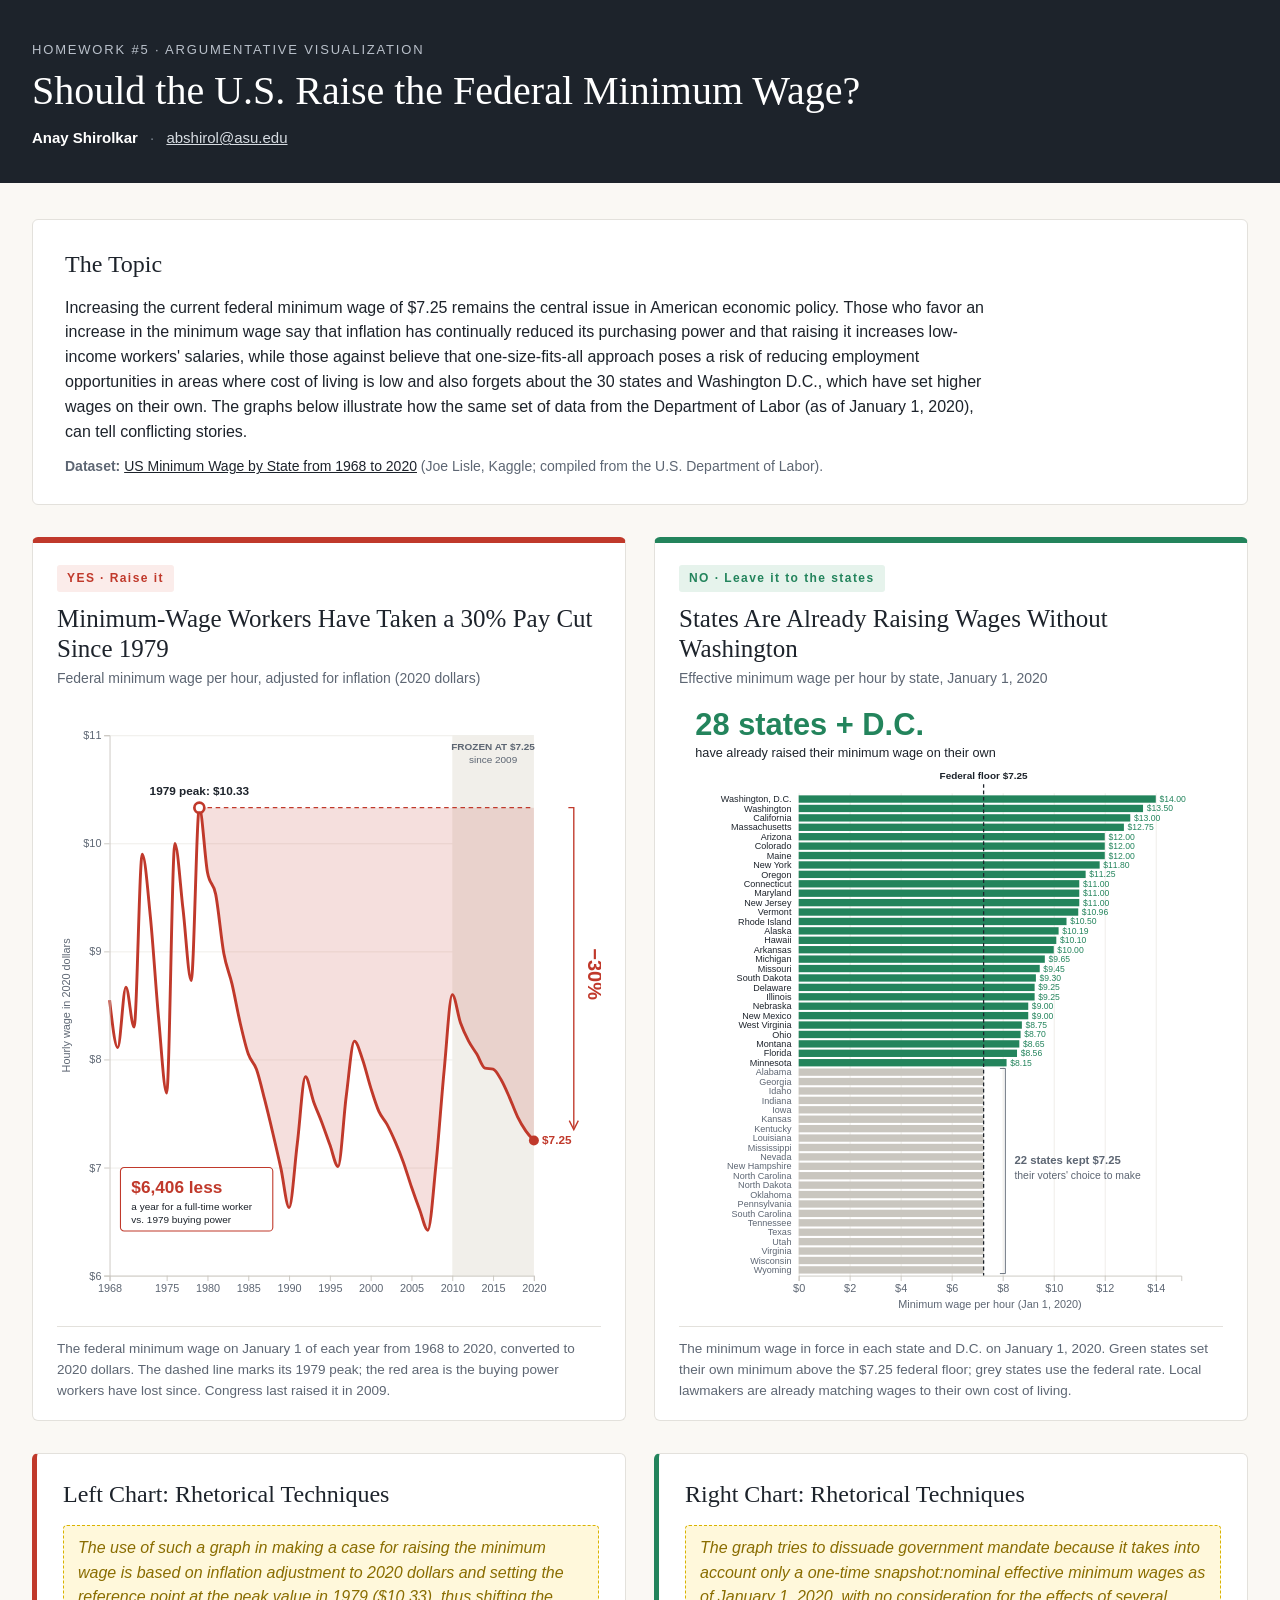
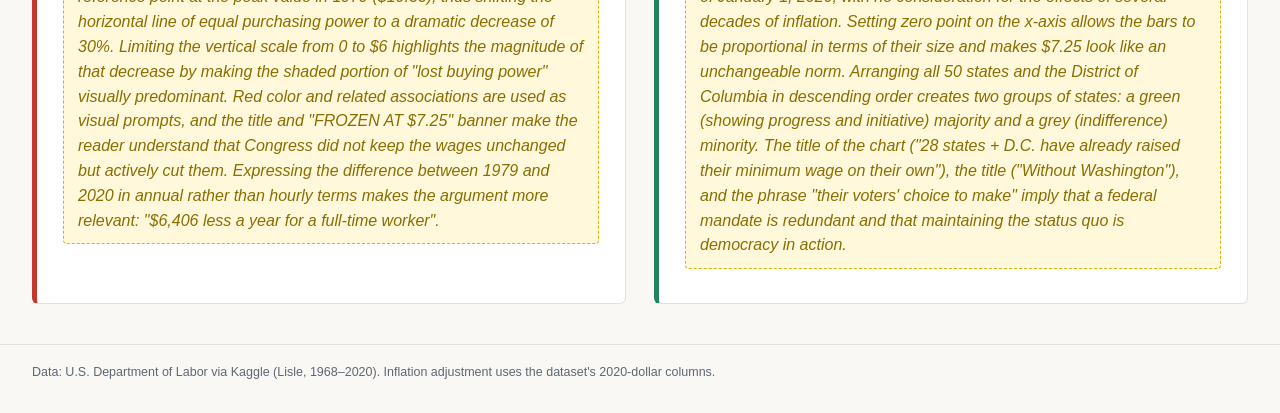
<file: hw5/index.html>
<!DOCTYPE html>
<html lang="en">
<head>
  <meta charset="UTF-8">
  <meta name="viewport" content="width=device-width, initial-scale=1.0">
  <title>HW5 – Argumentative Vis: The Minimum Wage Debate</title>
  <link rel="icon" href="data:,">
  <link rel="stylesheet" href="css/style.css">
</head>
<body>
  <header class="page-header">
    <div class="wrap">
      <p class="eyebrow">Homework #5 · Argumentative Visualization</p>
      <h1>Should the U.S. Raise the Federal Minimum Wage?</h1>
      <p class="byline">
        <span class="name">Anay Shirolkar</span>
        <span class="sep">·</span>
        <a class="email" href="mailto:ASURITE@asu.edu">abshirol@asu.edu</a>
      </p>
    </div>
  </header>

  <main class="wrap">

    <section class="intro">
      <h2>The Topic</h2>
      <p class="intro-text">
        Increasing the current federal minimum wage of $7.25 remains the central issue in American economic policy. Those who favor an increase in the minimum wage say that inflation has continually reduced its purchasing power and that raising it increases low-income workers' salaries, while those against believe that one-size-fits-all approach poses a risk of reducing employment opportunities in areas where cost of living is low and also forgets about the 30 states and Washington D.C., which have set higher wages on their own. The graphs below illustrate how the same set of data from the Department of Labor (as of January 1, 2020), can tell conflicting stories.

      </p>
      <p class="source">
        <strong>Dataset:</strong>
        <a href="https://www.kaggle.com/lislejoem/us-minimum-wage-by-state-from-1968-to-2017" target="_blank" rel="noopener">
          US Minimum Wage by State from 1968 to 2020</a>
        (Joe Lisle, Kaggle; compiled from the U.S. Department of Labor).
      </p>
    </section>

    <section class="debate">
      <article class="side side-yes">
        <div class="badge">YES · Raise it</div>
        <h3 class="chart-title">Minimum-Wage Workers Have Taken a 30% Pay Cut Since 1979</h3>
        <p class="chart-sub">Federal minimum wage per hour, adjusted for inflation (2020 dollars)</p>
        <div id="chart-yes" class="chart"></div>
        <p class="caption">
          The federal minimum wage on January 1 of each year from 1968 to 2020, converted to 2020 dollars.
          The dashed line marks its 1979 peak; the red area is the buying power workers have lost since.
          Congress last raised it in 2009.
        </p>
      </article>

      <article class="side side-no">
        <div class="badge">NO · Leave it to the states</div>
        <h3 class="chart-title">States Are Already Raising Wages Without Washington</h3>
        <p class="chart-sub">Effective minimum wage per hour by state, January 1, 2020</p>
        <div id="chart-no" class="chart"></div>
        <p class="caption">
          The minimum wage in force in each state and D.C. on January 1, 2020. Green states set their own
          minimum above the $7.25 federal floor; grey states use the federal rate. Local lawmakers are
          already matching wages to their own cost of living.
        </p>
      </article>
    </section>

    <section class="writeups">
      <article class="writeup writeup-yes">
        <h3>Left Chart: Rhetorical Techniques</h3>
        <p class="todo">The use of such a graph in making a case for raising the minimum wage is based on inflation adjustment to 2020 dollars and setting the reference point at the peak value in 1979 ($10.33), thus shifting the horizontal line of equal purchasing power to a dramatic decrease of 30%. Limiting the vertical scale from 0 to $6 highlights the magnitude of that decrease by making the shaded portion of "lost buying power" visually predominant.

Red color and related associations are used as visual prompts, and the title and "FROZEN AT $7.25" banner make the reader understand that Congress did not keep the wages unchanged but actively cut them. Expressing the difference between 1979 and 2020 in annual rather than hourly terms makes the argument more relevant: "$6,406 less a year for a full-time worker".</p>
      </article>
      <article class="writeup writeup-no">
        <h3>Right Chart: Rhetorical Techniques</h3>
        <p class="todo">The graph tries to dissuade government mandate because it takes into account only a one-time snapshot:nominal effective minimum wages as of January 1, 2020, with no consideration for the effects of several decades of inflation. Setting zero point on the x-axis allows the bars to be proportional in terms of their size and makes $7.25 look like an unchangeable norm.

Arranging all 50 states and the District of Columbia in descending order creates two groups of states: a green (showing progress and initiative) majority and a grey (indifference) minority. The title of the chart ("28 states + D.C. have already raised their minimum wage on their own"), the title ("Without Washington"), and the phrase "their voters' choice to make" imply that a federal mandate is redundant and that maintaining the status quo is democracy in action.</p>
      </article>
    </section>
  </main>

  <footer class="page-footer">
    <div class="wrap">
      Data: U.S. Department of Labor via Kaggle (Lisle, 1968–2020). Inflation adjustment uses the dataset's 2020-dollar columns.
    </div>
  </footer>

  <script src="js/d3.v7.min.js"></script>
  <script src="js/charts.js"></script>
</body>
</html>
</file>
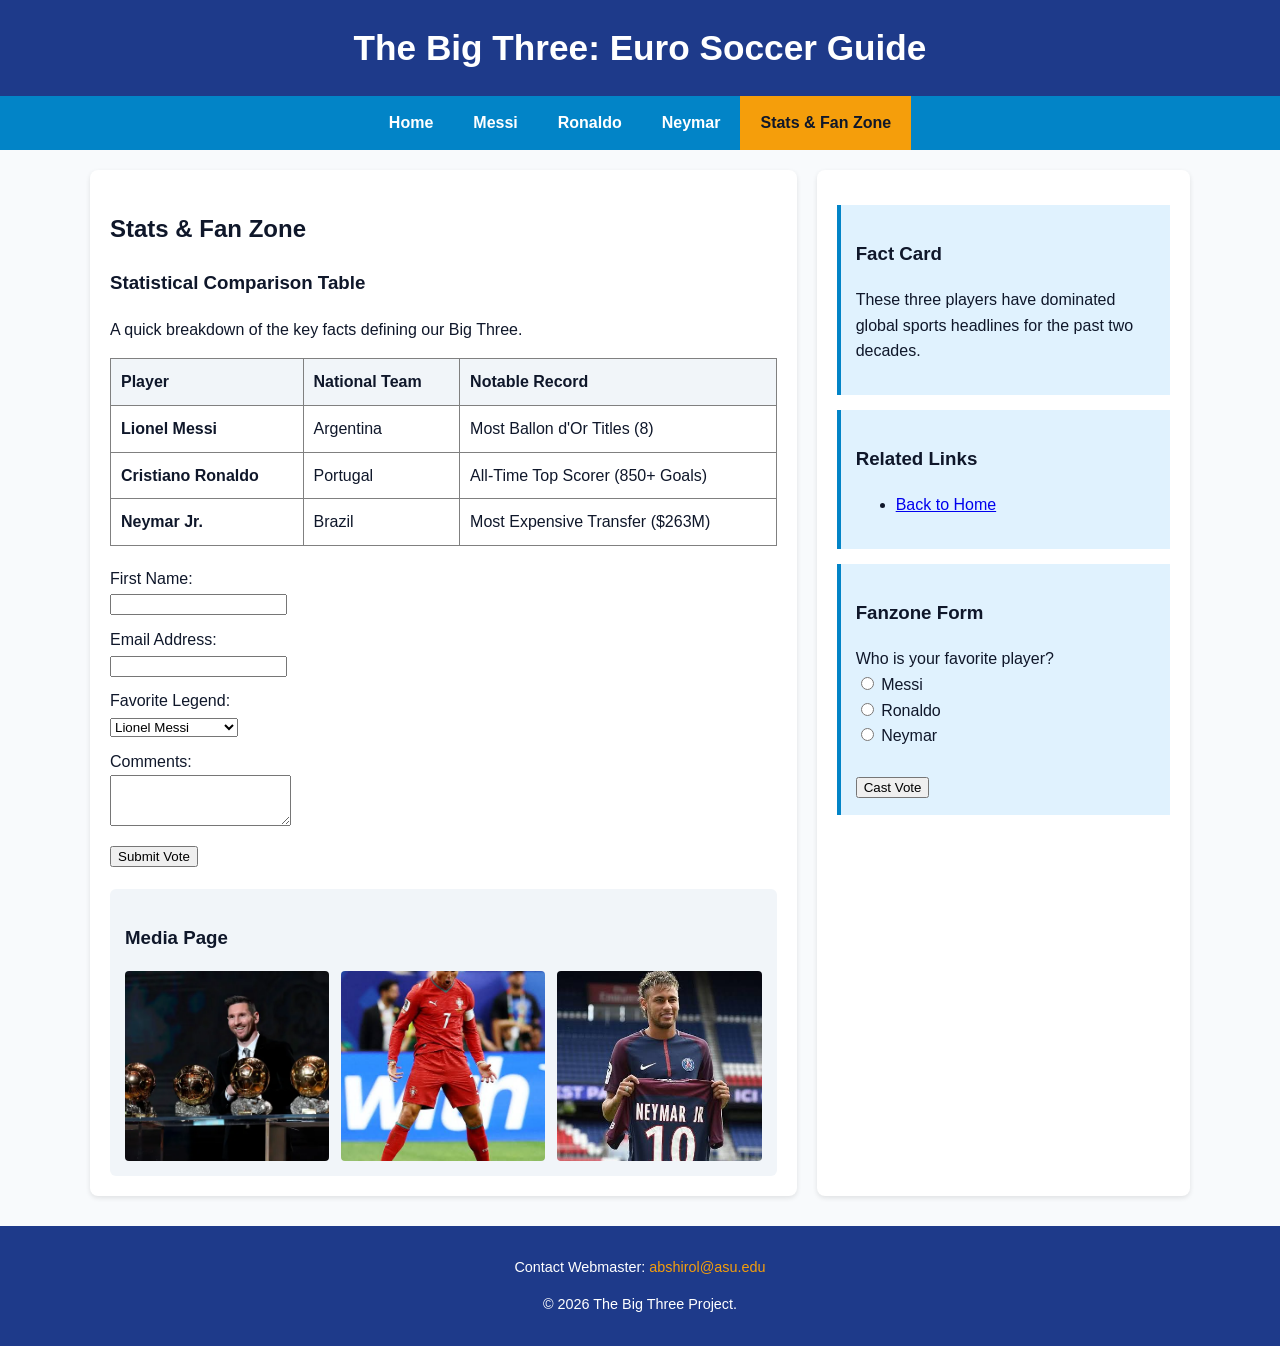
<file: fanzone.html>
<!DOCTYPE html>
<html lang="en">
<head>
    <meta name="description" content="A beginner's educational guide and statistical overview of European soccer legends Lionel Messi, Cristiano Ronaldo, and Neymar Jr.">
    <meta name="keywords" content="soccer, european football, Lionel Messi, Cristiano Ronaldo, Neymar Jr, Ballon d'Or, soccer statistics">
    <meta charset="UTF-8">
    <meta name="viewport" content="width=device-width, initial-scale=1.0">
    <title>Stats & Fan Zone - The Big Three</title>
    <link rel="stylesheet" href="styles.css">
        <!-- Google tag (gtag.js) -->
        <script async src="https://www.googletagmanager.com/gtag/js?id=G-09SZKFNN5Z"></script>
        <script>
            window.dataLayer = window.dataLayer || [];
            function gtag(){dataLayer.push(arguments);}
            gtag('js', new Date());

            gtag('config', 'G-09SZKFNN5Z');
        </script>
</head>
<body>
    <header>
        <h1>The Big Three: Euro Soccer Guide</h1>
    </header>
    <nav>
        <ul>
            <li><a href="index.html">Home</a></li>
            <li><a href="messi.html">Messi</a></li>
            <li><a href="ronaldo.html">Ronaldo</a></li>
            <li><a href="neymar.html">Neymar</a></li>
            <li><a href="fanzone.html" class="active">Stats & Fan Zone</a></li>
        </ul>
    </nav>
    <main>
        <div class="content-left">
            <h2>Stats & Fan Zone</h2>
            <h3>Statistical Comparison Table</h3>
            <p>A quick breakdown of the key facts defining our Big Three.</p>
            
            <!-- UPDATED TABLE (3 Columns, 3 Data Rows) -->
<table border="1" cellpadding="10" cellspacing="0" style="width:100%; text-align:left; border-collapse: collapse; margin-bottom: 20px;">
    <tr style="background-color: #f1f5f9;">
        <th>Player</th>
        <th>National Team</th>
        <th>Notable Record</th>
    </tr>
    <tr>
        <td><strong>Lionel Messi</strong></td>
        <td>Argentina</td>
        <td>Most Ballon d'Or Titles (8)</td>
    </tr>
    <tr>
        <td><strong>Cristiano Ronaldo</strong></td>
        <td>Portugal</td>
        <td>All-Time Top Scorer (850+ Goals)</td>
    </tr>
    <tr>
        <td><strong>Neymar Jr.</strong></td>
        <td>Brazil</td>
        <td>Most Expensive Transfer ($263M)</td>
    </tr>
        </table>
        <form action="#">
            <div style="margin-bottom: 10px;">
                <label for="fname">First Name:</label><br>
                <input type="text" id="fname" name="fname" required>
            </div>
            <div style="margin-bottom: 10px;">
                <label for="email">Email Address:</label><br>
                <input type="email" id="email" name="email" required>
            </div>
            <div style="margin-bottom: 10px;">
                <label for="favplayer">Favorite Legend:</label><br>
                <select id="favplayer" name="favplayer">
                    <option value="messi">Lionel Messi</option>
                    <option value="ronaldo">Cristiano Ronaldo</option>
                    <option value="neymar">Neymar Jr.</option>
                </select>
            </div>
            <div style="margin-bottom: 10px;">
                <label for="comments">Comments:</label><br>
                <textarea id="comments" name="comments" rows="3" required></textarea>
            </div>
            <button type="submit">Submit Vote</button>
        </form>
            
            <div class="media-container">
                <h3>Media Page</h3>
                <div class="media-gallery">
                    <img class="gallery-image" src="messiballondor.webp" alt="Lionel Messi">
                    <img class="gallery-image" src="siu.jpg" alt="Cristiano Ronaldo">
                    <img class="gallery-image" src="psg.jpg" alt="Neymar Jr.">
                </div>
            </div>
        </div>
        <aside class="sidebar">
            <div class="sidebar-box">
                <h3>Fact Card</h3>
                <p>These three players have dominated global sports headlines for the past two decades.</p>
            </div>
            <div class="sidebar-box">
                <h3>Related Links</h3>
                <ul>
                    <li><a href="index.html">Back to Home</a></li>
                </ul>
            </div>
            <div class="sidebar-box">
                <h3>Fanzone Form</h3>
                <form action="#">
                    <label>Who is your favorite player?</label><br>
                    <input type="radio" id="messi" name="vote" value="Messi">
                    <label for="messi">Messi</label><br>
                    <input type="radio" id="ronaldo" name="vote" value="Ronaldo">
                    <label for="ronaldo">Ronaldo</label><br>
                    <input type="radio" id="neymar" name="vote" value="Neymar">
                    <label for="neymar">Neymar</label><br><br>
                    <button type="submit">Cast Vote</button>
                </form>
            </div>
        </aside>
    </main>
    <footer>
        <p>Contact Webmaster: <a href="mailto:abshirol@asu.edu">abshirol@asu.edu</a></p>
        <p>&copy; 2026 The Big Three Project.</p>
    </footer>
</body>
</html>
</file>
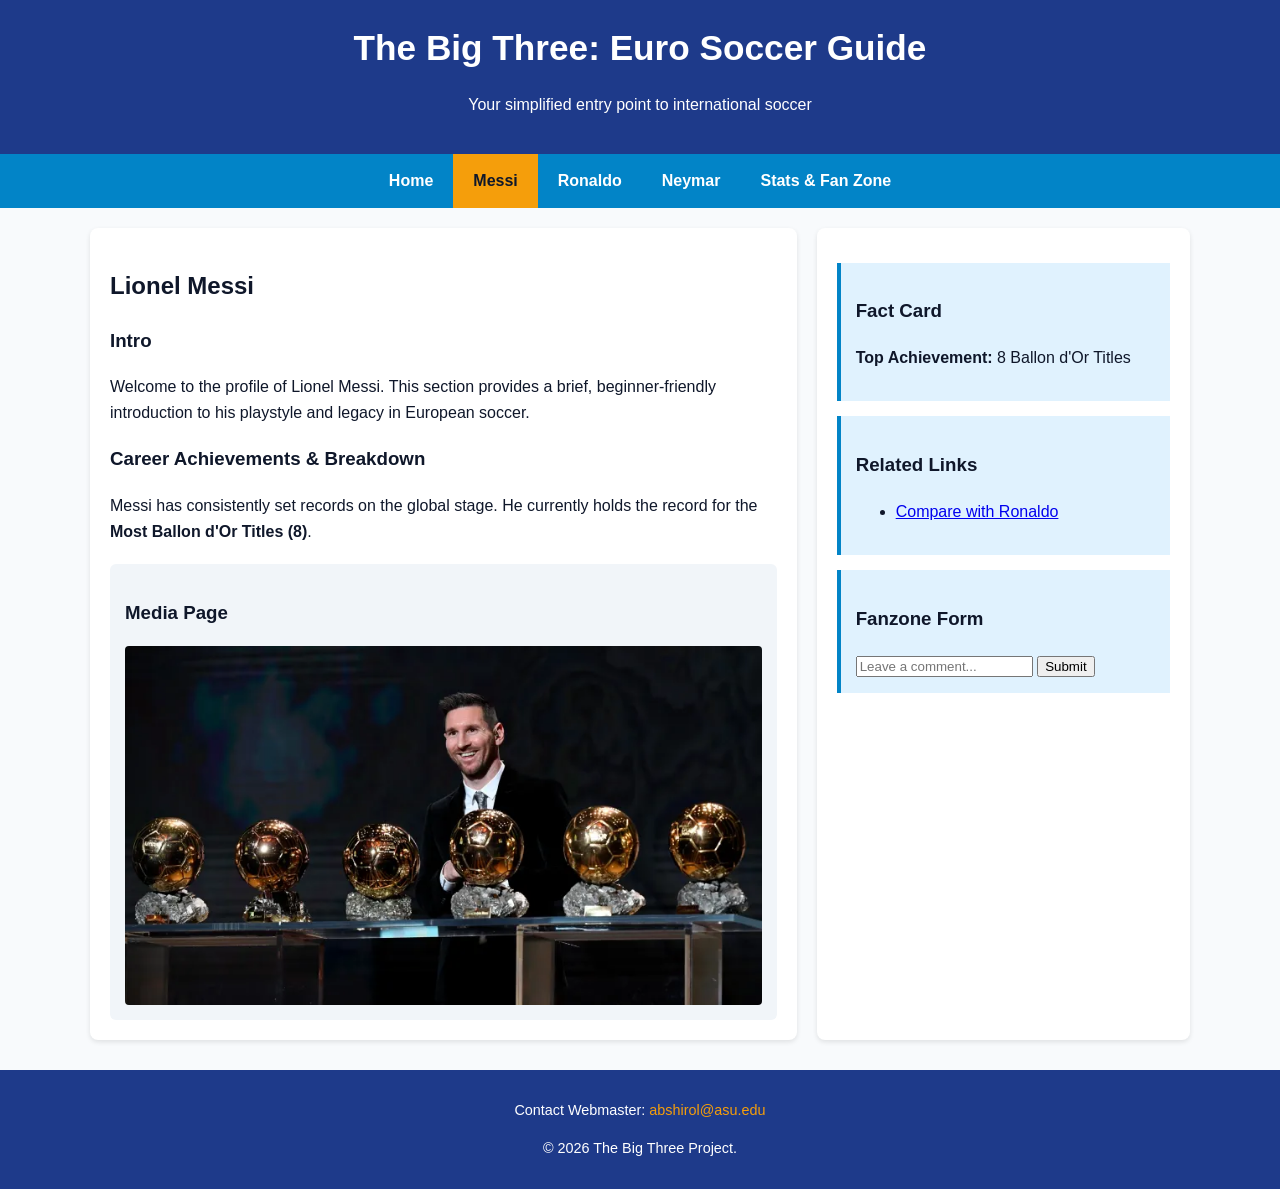
<file: messi.html>
<!DOCTYPE html>
<html lang="en">
<head>
    <meta name="description" content="A beginner's educational guide and statistical overview of European soccer legends Lionel Messi, Cristiano Ronaldo, and Neymar Jr.">
    <meta name="keywords" content="soccer, european football, Lionel Messi, Cristiano Ronaldo, Neymar Jr, Ballon d'Or, soccer statistics">
    <meta charset="UTF-8">
    <meta name="viewport" content="width=device-width, initial-scale=1.0">
    <title>Lionel Messi - The Big Three</title>
    <link rel="stylesheet" href="styles.css">
    <!-- Google tag (gtag.js) -->
<script async src="https://www.googletagmanager.com/gtag/js?id=G-09SZKFNN5Z"></script>
<script>
  window.dataLayer = window.dataLayer || [];
  function gtag(){dataLayer.push(arguments);}
  gtag('js', new Date());

  gtag('config', 'G-09SZKFNN5Z');
</script>
</head>
<body>
    <header>
        <h1>The Big Three: Euro Soccer Guide</h1>
        <p>Your simplified entry point to international soccer</p>
    </header>
    <nav>
        <ul>
            <li><a href="index.html">Home</a></li>
            <li><a href="messi.html" class="active">Messi</a></li>
            <li><a href="ronaldo.html">Ronaldo</a></li>
            <li><a href="neymar.html">Neymar</a></li>
            <li><a href="fanzone.html">Stats & Fan Zone</a></li>
        </ul>
    </nav>
    <main>
        <div class="content-left">
            <h2>Lionel Messi</h2>
            <h3>Intro</h3>
            <p>Welcome to the profile of Lionel Messi. This section provides a brief, beginner-friendly introduction to his playstyle and legacy in European soccer.</p>
            
            <h3>Career Achievements & Breakdown</h3>
            <p>Messi has consistently set records on the global stage. He currently holds the record for the <strong>Most Ballon d'Or Titles (8)</strong>.</p>
            
            <div class="media-container">
                <h3>Media Page</h3>
                <img class="player-image" src="messiballondor.webp" alt="Lionel Messi">
            </div>
        </div>
        <aside class="sidebar">
            <div class="sidebar-box">
                <h3>Fact Card</h3>
                <p><strong>Top Achievement:</strong> 8 Ballon d'Or Titles</p>
            </div>
            <div class="sidebar-box">
                <h3>Related Links</h3>
                <ul>
                    <li><a href="fanzone.html">Compare with Ronaldo</a></li>
                </ul>
            </div>
            <div class="sidebar-box">
                <h3>Fanzone Form</h3>
                <form action="#">
                    <input type="text" placeholder="Leave a comment..." required>
                    <button type="submit">Submit</button>
                </form>
            </div>
        </aside>
    </main>
    <footer>
        <p>Contact Webmaster: <a href="mailto:abshirol@asu.edu">abshirol@asu.edu</a></p>
        <p>&copy; 2026 The Big Three Project.</p>
    </footer>
</body>
</html>
</file>
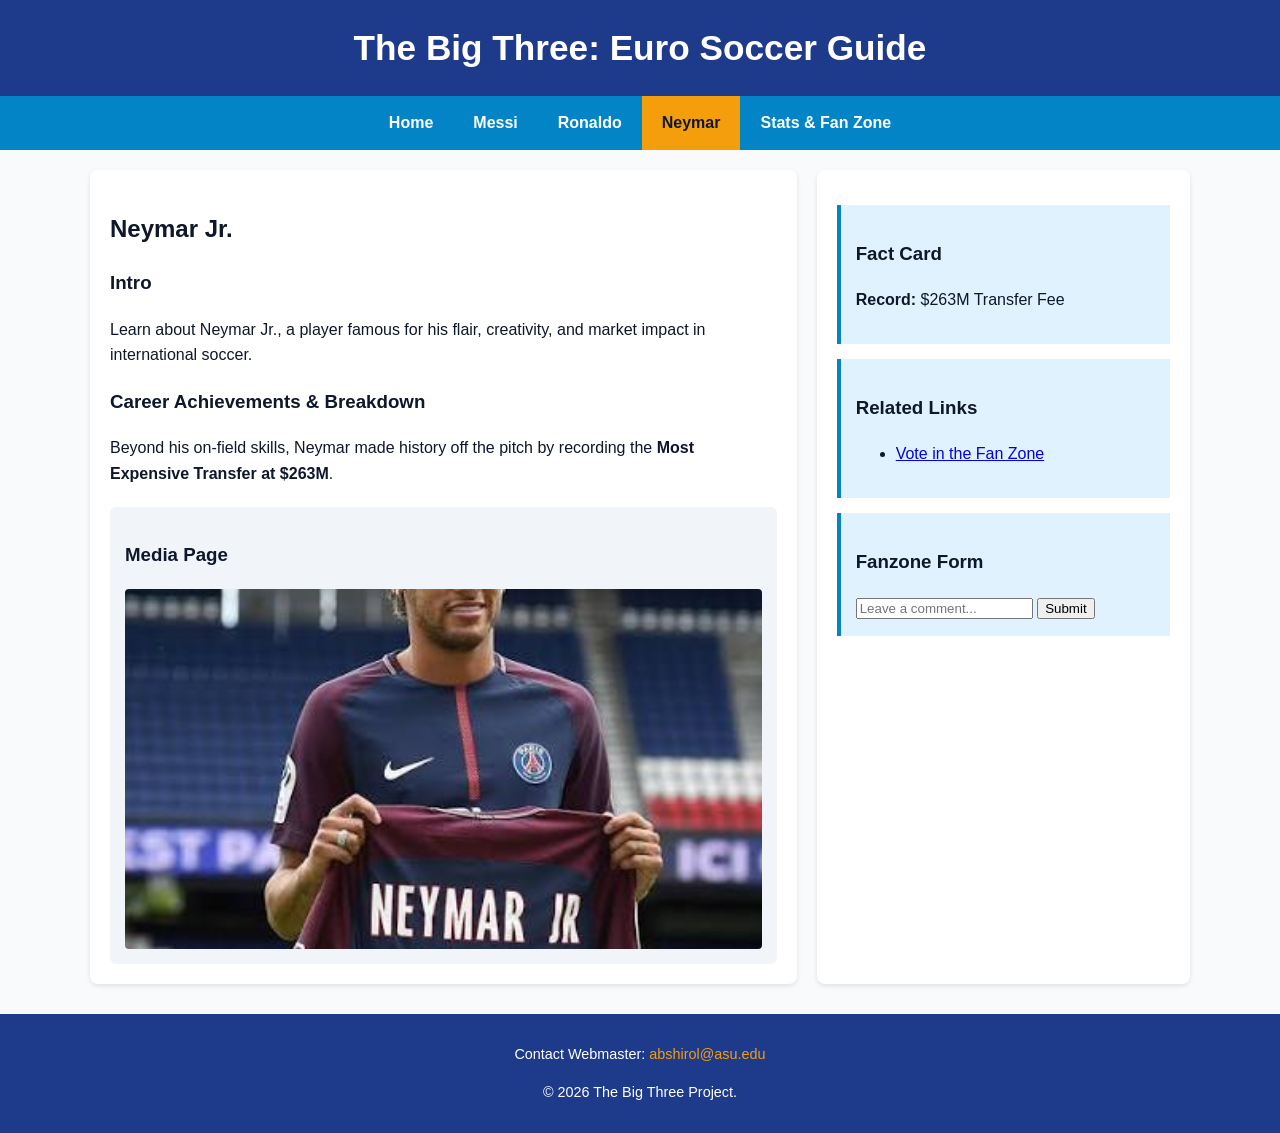
<file: neymar.html>
<!DOCTYPE html>
<html lang="en">
<head>
    <meta name="description" content="A beginner's educational guide and statistical overview of European soccer legends Lionel Messi, Cristiano Ronaldo, and Neymar Jr.">
    <meta name="keywords" content="soccer, european football, Lionel Messi, Cristiano Ronaldo, Neymar Jr, Ballon d'Or, soccer statistics">
    <meta charset="UTF-8">
    <meta name="viewport" content="width=device-width, initial-scale=1.0">
    <title>Neymar Jr. - The Big Three</title>
    <link rel="stylesheet" href="styles.css">
        <!-- Google tag (gtag.js) -->
        <script async src="https://www.googletagmanager.com/gtag/js?id=G-09SZKFNN5Z"></script>
        <script>
            window.dataLayer = window.dataLayer || [];
            function gtag(){dataLayer.push(arguments);}
            gtag('js', new Date());

            gtag('config', 'G-09SZKFNN5Z');
        </script>
</head>
<body>
    <header>
        <h1>The Big Three: Euro Soccer Guide</h1>
    </header>
    <nav>
        <ul>
            <li><a href="index.html">Home</a></li>
            <li><a href="messi.html">Messi</a></li>
            <li><a href="ronaldo.html">Ronaldo</a></li>
            <li><a href="neymar.html" class="active">Neymar</a></li>
            <li><a href="fanzone.html">Stats & Fan Zone</a></li>
        </ul>
    </nav>
    <main>
        <div class="content-left">
            <h2>Neymar Jr.</h2>
            <h3>Intro</h3>
            <p>Learn about Neymar Jr., a player famous for his flair, creativity, and market impact in international soccer.</p>
            
            <h3>Career Achievements & Breakdown</h3>
            <p>Beyond his on-field skills, Neymar made history off the pitch by recording the <strong>Most Expensive Transfer at $263M</strong>.</p>
            
            <div class="media-container">
                <h3>Media Page</h3>
                <img class="player-image" src="psg.jpg" alt="Neymar Jr.">
            </div>
        </div>
        <aside class="sidebar">
            <div class="sidebar-box">
                <h3>Fact Card</h3>
                <p><strong>Record:</strong> $263M Transfer Fee</p>
            </div>
            <div class="sidebar-box">
                <h3>Related Links</h3>
                <ul>
                    <li><a href="fanzone.html">Vote in the Fan Zone</a></li>
                </ul>
            </div>
            <div class="sidebar-box">
                <h3>Fanzone Form</h3>
                <form action="#">
                    <input type="text" placeholder="Leave a comment..." required>
                    <button type="submit">Submit</button>
                </form>
            </div>
        </aside>
    </main>
    <footer>
        <p>Contact Webmaster: <a href="mailto:abshirol@asu.edu">abshirol@asu.edu</a></p>
        <p>&copy; 2026 The Big Three Project.</p>
    </footer>
</body>
</html>
</file>
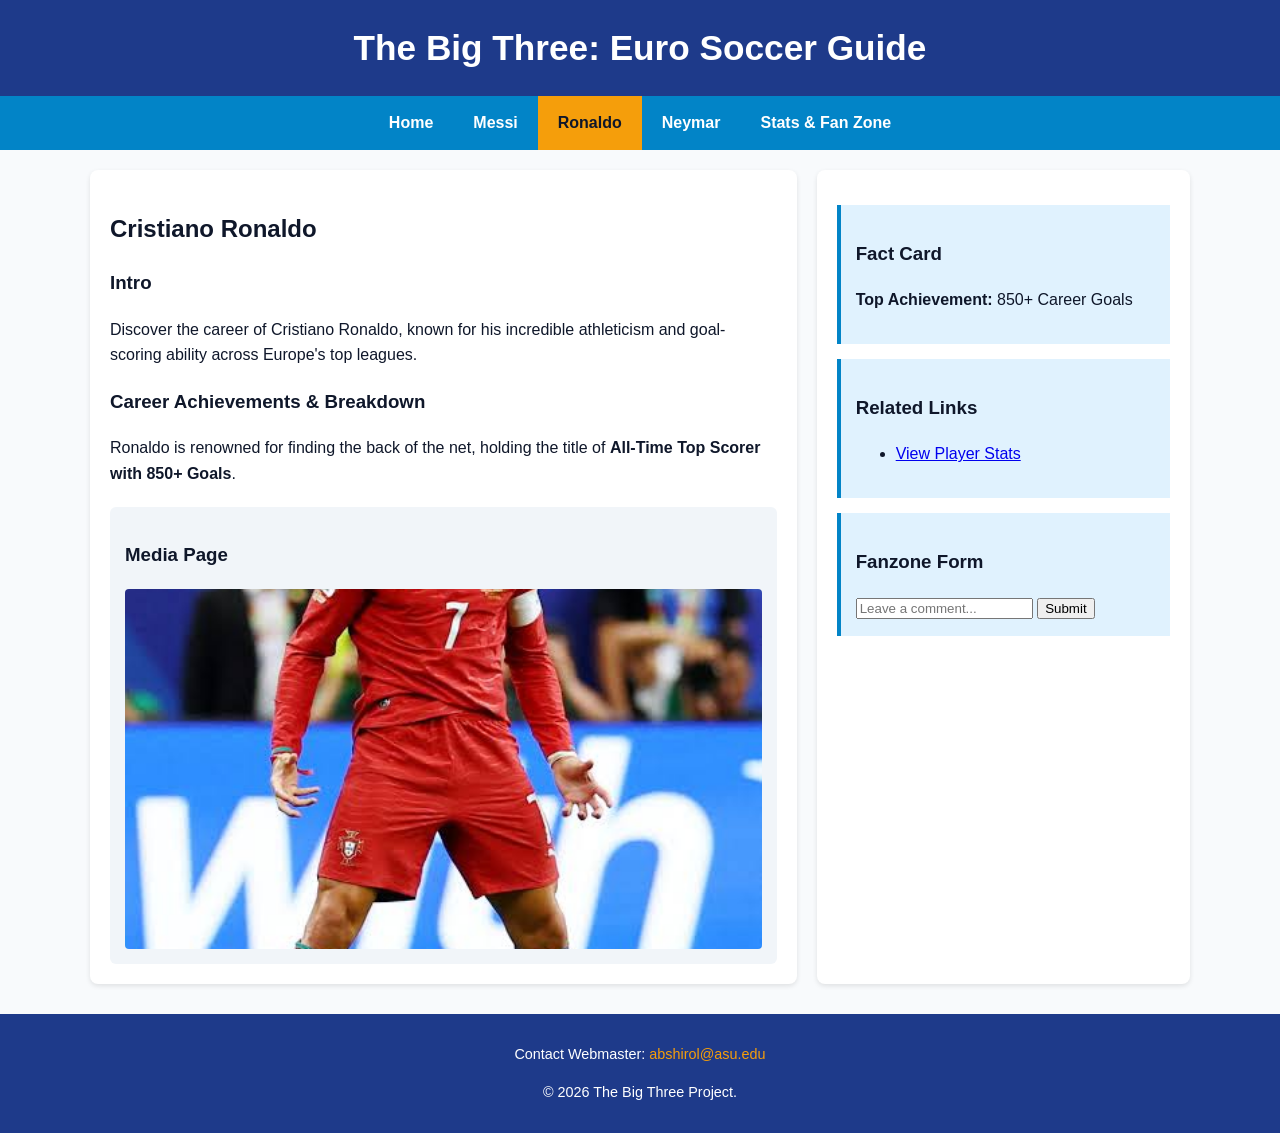
<file: ronaldo.html>
<!DOCTYPE html>
<html lang="en">
<head>
    <meta name="description" content="A beginner's educational guide and statistical overview of European soccer legends Lionel Messi, Cristiano Ronaldo, and Neymar Jr.">
    <meta name="keywords" content="soccer, european football, Lionel Messi, Cristiano Ronaldo, Neymar Jr, Ballon d'Or, soccer statistics">
    <meta charset="UTF-8">
    <meta name="viewport" content="width=device-width, initial-scale=1.0">
    <title>Cristiano Ronaldo - The Big Three</title>
    <link rel="stylesheet" href="styles.css">
        <!-- Google tag (gtag.js) -->
        <script async src="https://www.googletagmanager.com/gtag/js?id=G-09SZKFNN5Z"></script>
        <script>
            window.dataLayer = window.dataLayer || [];
            function gtag(){dataLayer.push(arguments);}
            gtag('js', new Date());

            gtag('config', 'G-09SZKFNN5Z');
        </script>
</head>
<body>
    <header>
        <h1>The Big Three: Euro Soccer Guide</h1>
    </header>
    <nav>
        <ul>
            <li><a href="index.html">Home</a></li>
            <li><a href="messi.html">Messi</a></li>
            <li><a href="ronaldo.html" class="active">Ronaldo</a></li>
            <li><a href="neymar.html">Neymar</a></li>
            <li><a href="fanzone.html">Stats & Fan Zone</a></li>
        </ul>
    </nav>
    <main>
        <div class="content-left">
            <h2>Cristiano Ronaldo</h2>
            <h3>Intro</h3>
            <p>Discover the career of Cristiano Ronaldo, known for his incredible athleticism and goal-scoring ability across Europe's top leagues.</p>
            
            <h3>Career Achievements & Breakdown</h3>
            <p>Ronaldo is renowned for finding the back of the net, holding the title of <strong>All-Time Top Scorer with 850+ Goals</strong>.</p>
            
            <div class="media-container">
                <h3>Media Page</h3>
                <img class="player-image" src="siu.jpg" alt="Cristiano Ronaldo">
            </div>
        </div>
        <aside class="sidebar">
            <div class="sidebar-box">
                <h3>Fact Card</h3>
                <p><strong>Top Achievement:</strong> 850+ Career Goals</p>
            </div>
            <div class="sidebar-box">
                <h3>Related Links</h3>
                <ul>
                    <li><a href="fanzone.html">View Player Stats</a></li>
                </ul>
            </div>
            <div class="sidebar-box">
                <h3>Fanzone Form</h3>
                <form action="#">
                    <input type="text" placeholder="Leave a comment..." required>
                    <button type="submit">Submit</button>
                </form>
            </div>
        </aside>
    </main>
    <footer>
        <p>Contact Webmaster: <a href="mailto:abshirol@asu.edu">abshirol@asu.edu</a></p>
        <p>&copy; 2026 The Big Three Project.</p>
    </footer>
</body>
</html>
</file>
<file: hw5/css/style.css>
:root {
  --ink: #1d232b;
  --muted: #5d6673;
  --rule: #e3e1dc;
  --paper: #faf8f4;
  --card: #ffffff;
  --yes: #c0392b;
  --yes-soft: #fbeceA;
  --no: #23845c;
  --no-soft: #e6f3ec;
  --serif: Georgia, "Times New Roman", serif;
  --sans: "Helvetica Neue", Helvetica, Arial, sans-serif;
}

* { box-sizing: border-box; }

body {
  margin: 0;
  background: var(--paper);
  color: var(--ink);
  font-family: var(--sans);
  line-height: 1.55;
}

.wrap {
  max-width: 1280px;
  margin: 0 auto;
  padding: 0 32px;
}

/* ---------- Header ---------- */
.page-header {
  background: var(--ink);
  color: #fff;
  padding: 40px 0 34px;
  margin-bottom: 36px;
}
.eyebrow {
  margin: 0 0 8px;
  font-size: 13px;
  letter-spacing: 0.14em;
  text-transform: uppercase;
  color: #b9c0ca;
}
.page-header h1 {
  margin: 0 0 12px;
  font-family: var(--serif);
  font-size: 40px;
  font-weight: normal;
  line-height: 1.15;
}
.byline { margin: 0; font-size: 15px; color: #d7dce2; }
.byline .name { font-weight: bold; color: #fff; }
.byline .sep { margin: 0 8px; color: #7f8893; }
.byline a { color: #d7dce2; }

/* ---------- Intro ---------- */
.intro {
  background: var(--card);
  border: 1px solid var(--rule);
  border-radius: 6px;
  padding: 26px 32px;
  margin-bottom: 32px;
}
.intro h2, .writeup h3 {
  margin: 0 0 12px;
  font-family: var(--serif);
  font-weight: normal;
  font-size: 24px;
}
.intro p { margin: 0 0 12px; max-width: 920px; }
.intro .source { margin-bottom: 0; font-size: 14px; color: var(--muted); }
.intro a { color: var(--ink); }

.todo {
  color: #8a6d00;
  background: #fff8db;
  border: 1px dashed #d9b300;
  padding: 10px 14px;
  border-radius: 4px;
  font-style: italic;
}

/* ---------- Charts ---------- */
.debate {
  display: grid;
  grid-template-columns: 1fr 1fr;
  gap: 28px;
  margin-bottom: 32px;
}
.side {
  background: var(--card);
  border: 1px solid var(--rule);
  border-top-width: 6px;
  border-radius: 6px;
  padding: 22px 24px 18px;
  display: flex;
  flex-direction: column;
}
.side-yes { border-top-color: var(--yes); }
.side-no  { border-top-color: var(--no); }

.badge {
  align-self: flex-start;
  font-size: 12px;
  font-weight: bold;
  letter-spacing: 0.12em;
  padding: 4px 10px;
  border-radius: 3px;
  margin-bottom: 12px;
}
.side-yes .badge { background: var(--yes-soft); color: var(--yes); }
.side-no  .badge { background: var(--no-soft);  color: var(--no); }

.chart-title {
  margin: 0 0 4px;
  font-family: var(--serif);
  font-size: 25px;
  font-weight: normal;
  line-height: 1.2;
}
.chart-sub { margin: 0 0 10px; font-size: 14px; color: var(--muted); }

.chart svg { display: block; width: 100%; height: auto; }

.caption {
  margin: 10px 0 0;
  padding-top: 12px;
  border-top: 1px solid var(--rule);
  font-size: 13.5px;
  color: var(--muted);
}

/* ---------- Writeups ---------- */
.writeups {
  display: grid;
  grid-template-columns: 1fr 1fr;
  gap: 28px;
  margin-bottom: 40px;
}
.writeup {
  background: var(--card);
  border: 1px solid var(--rule);
  border-left-width: 5px;
  border-radius: 6px;
  padding: 22px 26px;
}
.writeup-yes { border-left-color: var(--yes); }
.writeup-no  { border-left-color: var(--no); }
.writeup p { margin: 0 0 12px; }

/* ---------- Footer ---------- */
.page-footer {
  border-top: 1px solid var(--rule);
  padding: 18px 0 30px;
  font-size: 12.5px;
  color: var(--muted);
}

/* ---------- SVG text ---------- */
.chart text { font-family: var(--sans); }
.axis text { font-size: 12px; fill: #5d6673; }
.axis path, .axis line { stroke: #c9c6bf; }
.grid line { stroke: #eeece7; }
.grid path { display: none; }
</file>
<file: styles.css>
:root {
  --text: #0f172a;
  --background: #f8fafc;
  --primary: #1e3a8a;
  --secondary: #0284c7;
  --accent: #f59e0b;
}

body {
  font-family: Arial, Helvetica, sans-serif;
  background-color: var(--background);
  color: var(--text);
  margin: 0;
  padding: 0;
  line-height: 1.6;
}

header {
  background-color: var(--primary);
  color: #ffffff;
  padding: 20px;
  text-align: center;
}

header h1 {
  margin: 0;
  font-size: 2.2rem;
}

nav {
  background-color: var(--secondary);
}

nav ul {
  list-style-type: none;
  margin: 0;
  padding: 0;
  display: flex;
  justify-content: center;
}

nav a {
  display: block;
  color: #ffffff;
  text-decoration: none;
  padding: 14px 20px;
  font-weight: bold;
}

nav a:hover, nav a.active {
  background-color: var(--accent);
  color: var(--text);
}

main {
  display: flex;
  max-width: 1100px;
  margin: 20px auto;
  padding: 0 15px;
  gap: 20px;
}

.content-left {
  flex: 2;
  background-color: #ffffff;
  padding: 20px;
  border-radius: 8px;
  box-shadow: 0 2px 5px rgba(0,0,0,0.1);
}

.sidebar {
  flex: 1;
  background-color: #ffffff;
  padding: 20px;
  border-radius: 8px;
  box-shadow: 0 2px 5px rgba(0,0,0,0.1);
}

.sidebar-box {
  background-color: #e0f2fe;
  padding: 15px;
  border-left: 4px solid var(--secondary);
  margin-top: 15px;
}

.media-container {
  margin-top: 20px;
  padding: 15px;
  background-color: #f1f5f9;
  border-radius: 6px;
}

.player-image {
  display: block;
  width: 100%;
  max-height: 360px;
  object-fit: cover;
  border-radius: 4px;
}

.media-gallery {
  display: grid;
  grid-template-columns: repeat(3, 1fr);
  gap: 12px;
}

.gallery-image {
  display: block;
  width: 100%;
  height: 190px;
  object-fit: cover;
  border-radius: 4px;
}

video {
  max-width: 100%;
  height: auto;
  border-radius: 4px;
}

@media (max-width: 650px) {
  .media-gallery {
    grid-template-columns: 1fr;
  }

  .gallery-image {
    height: 220px;
  }
}

footer {
  background-color: var(--primary);
  color: #ffffff;
  text-align: center;
  padding: 15px;
  margin-top: 30px;
  font-size: 0.9rem;
}

footer a {
  color: var(--accent);
  text-decoration: none;
}
</file>
